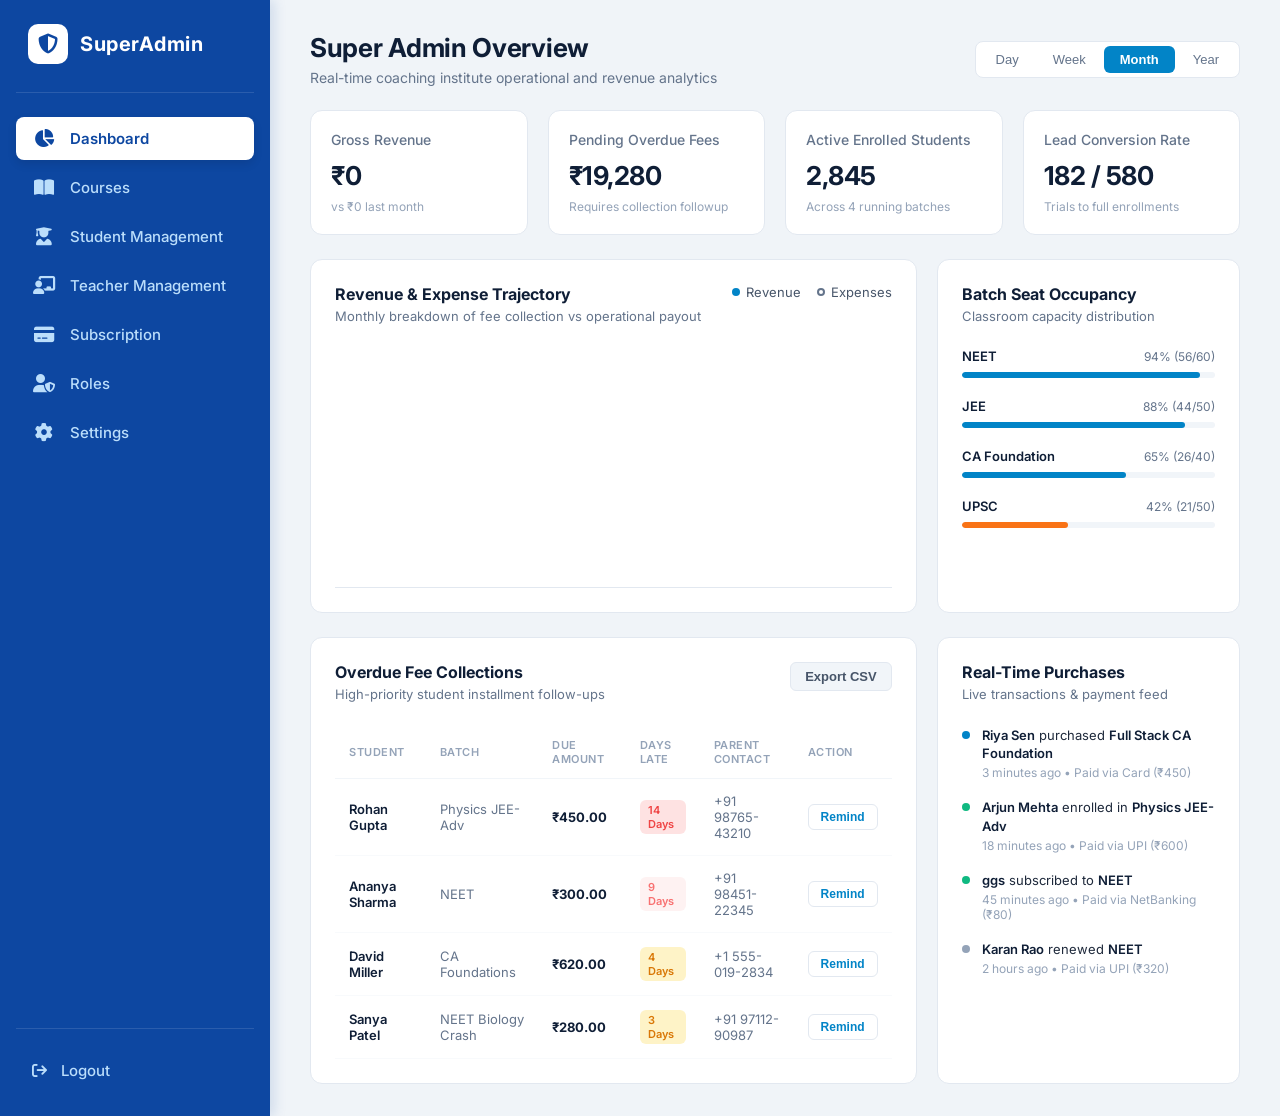
<file: super_admin.html>
<!DOCTYPE html>
<html lang="en">
<head>
  <meta charset="UTF-8">
  <meta name="viewport" content="width=device-width, initial-scale=1.0">
  <title>Super Admin Dashboard</title>
  <link rel="stylesheet" href="dashboard.css">
  <link rel="stylesheet" href="https://cdnjs.cloudflare.com/ajax/libs/font-awesome/6.4.0/css/all.min.css">
</head>
<body>

  <aside class="sidebar">
    <div class="sidebar-header">
      <div class="logo-icon">
        <i class="fa-solid fa-shield-halved"></i>
      </div>
      <h2>SuperAdmin</h2>
    </div>

    <ul class="nav-links">
      <li class="nav-item active">
        <a href="#">
          <i class="fa-solid fa-chart-pie"></i>
          <span>Dashboard</span>
        </a>
      </li>
      <li class="nav-item">
        <a href="#">
          <i class="fa-solid fa-book-open"></i>
          <span>Courses</span>
        </a>
      </li>
      <li class="nav-item">
        <a href="#">
          <i class="fa-solid fa-user-graduate"></i>
          <span>Student Management</span>
        </a>
      </li>
      <li class="nav-item">
        <a href="#">
          <i class="fa-solid fa-chalkboard-user"></i>
          <span>Teacher Management</span>
        </a>
      </li>
      <li class="nav-item">
        <a href="#">
          <i class="fa-solid fa-credit-card"></i>
          <span>Subscription</span>
        </a>
      </li>
      <li class="nav-item">
        <a href="#">
          <i class="fa-solid fa-user-shield"></i>
          <span>Roles</span>
        </a>
      </li>
      <li class="nav-item">
        <a href="#">
          <i class="fa-solid fa-gear"></i>
          <span>Settings</span>
        </a>
      </li>
    </ul>

    <div class="sidebar-footer">
      <a href="admin_login.html" class="logout-btn">
        <i class="fa-solid fa-arrow-right-from-bracket"></i>
        <span>Logout</span>
      </a>
    </div>
  </aside>
  <main class="main-content">
    <div class="content-header">
      <div class="header-text">
        <h2>Super Admin Overview</h2>
        <p>Real-time coaching institute operational and revenue analytics</p>
      </div>
      <div class="date-filter">
        <button class="filter-btn">Day</button>
        <button class="filter-btn">Week</button>
        <button class="filter-btn active">Month</button>
        <button class="filter-btn">Year</button>
      </div>
    </div>
    <div class="stats-grid">
      <div class="stat-card">
        <div class="stat-header">
          <span class="stat-title">Gross Revenue</span>
        </div>
        <div class="stat-value">₹0</div>
        <div class="stat-subtitle">vs ₹0 last month</div>
      </div>
    
      <div class="stat-card">
        <div class="stat-header">
          <span class="stat-title">Pending Overdue Fees</span>
        </div>
        <div class="stat-value">₹19,280</div>
        <div class="stat-subtitle">Requires collection followup</div>
      </div>
    
      <div class="stat-card">
        <div class="stat-header">
          <span class="stat-title">Active Enrolled Students</span>
        </div>
        <div class="stat-value">2,845</div>
        <div class="stat-subtitle">Across 4 running batches</div>
      </div>
    
      <div class="stat-card">
        <div class="stat-header">
          <span class="stat-title">Lead Conversion Rate</span>
        </div>
        <div class="stat-value">182 / 580</div>
        <div class="stat-subtitle">Trials to full enrollments</div>
      </div>
    </div>
    
    <div class="analytics-grid">
      <div class="panel chart-panel">
        <div class="panel-header">
          <div>
            <h3 class="panel-title">Revenue & Expense Trajectory</h3>
            <p class="panel-subtitle">Monthly breakdown of fee collection vs operational payout</p>
          </div>
          <div class="chart-legend">
            <span class="legend-item"><span class="dot revenue"></span> Revenue</span>
            <span class="legend-item"><span class="dot expenses"></span> Expenses</span>
          </div>
        </div>
        <div class="chart-area">
          <div class="chart-axis-line"></div>
        </div>
      </div>
    
      <div class="panel occupancy-panel">
        <div class="panel-header">
          <div>
            <h3 class="panel-title">Batch Seat Occupancy</h3>
            <p class="panel-subtitle">Classroom capacity distribution</p>
          </div>
        </div>
    
        <div class="occupancy-list">
          <div class="occupancy-item">
            <div class="occupancy-labels">
              <span class="course-name">NEET</span>
              <span class="course-stats">94% (56/60)</span>
            </div>
            <div class="progress-bar">
              <div class="progress-fill fill-blue" style="width: 94%;"></div>
            </div>
          </div>
    
          <div class="occupancy-item">
            <div class="occupancy-labels">
              <span class="course-name">JEE</span>
              <span class="course-stats">88% (44/50)</span>
            </div>
            <div class="progress-bar">
              <div class="progress-fill fill-blue" style="width: 88%;"></div>
            </div>
          </div>
    
          <div class="occupancy-item">
            <div class="occupancy-labels">
              <span class="course-name">CA Foundation</span>
              <span class="course-stats">65% (26/40)</span>
            </div>
            <div class="progress-bar">
              <div class="progress-fill fill-blue" style="width: 65%;"></div>
            </div>
          </div>
    
          <div class="occupancy-item">
            <div class="occupancy-labels">
              <span class="course-name">UPSC</span>
              <span class="course-stats">42% (21/50)</span>
            </div>
            <div class="progress-bar">
              <div class="progress-fill fill-orange" style="width: 42%;"></div>
            </div>
          </div>
        </div>
      </div>
    </div>
    <div class="bottom-grid">
      <div class="panel collections-panel">
        <div class="panel-header">
          <div>
            <h3 class="panel-title">Overdue Fee Collections</h3>
            <p class="panel-subtitle">High-priority student installment follow-ups</p>
          </div>
          <button class="btn-export">Export CSV</button>
        </div>
    
        <div class="table-wrapper">
          <table class="data-table">
            <thead>
              <tr>
                <th>STUDENT</th>
                <th>BATCH</th>
                <th>DUE AMOUNT</th>
                <th>DAYS LATE</th>
                <th>PARENT CONTACT</th>
                <th>ACTION</th>
              </tr>
            </thead>
            <tbody>
              <tr>
                <td class="cell-primary">Rohan Gupta</td>
                <td class="cell-muted">Physics JEE-Adv</td>
                <td class="cell-amount">₹450.00</td>
                <td><span class="late-badge badge-high">14 Days</span></td>
                <td class="cell-muted">+91 98765-43210</td>
                <td><button class="btn-remind">Remind</button></td>
              </tr>
              <tr>
                <td class="cell-primary">Ananya Sharma</td>
                <td class="cell-muted">NEET</td>
                <td class="cell-amount">₹300.00</td>
                <td><span class="late-badge badge-medium">9 Days</span></td>
                <td class="cell-muted">+91 98451-22345</td>
                <td><button class="btn-remind">Remind</button></td>
              </tr>
              <tr>
                <td class="cell-primary">David Miller</td>
                <td class="cell-muted">CA Foundations</td>
                <td class="cell-amount">₹620.00</td>
                <td><span class="late-badge badge-low">4 Days</span></td>
                <td class="cell-muted">+1 555-019-2834</td>
                <td><button class="btn-remind">Remind</button></td>
              </tr>
              <tr>
                <td class="cell-primary">Sanya Patel</td>
                <td class="cell-muted">NEET Biology Crash</td>
                <td class="cell-amount">₹280.00</td>
                <td><span class="late-badge badge-low">3 Days</span></td>
                <td class="cell-muted">+91 97112-90987</td>
                <td><button class="btn-remind">Remind</button></td>
              </tr>
            </tbody>
          </table>
        </div>
      </div>
    
      <div class="panel purchases-panel">
        <div class="panel-header">
          <div>
            <h3 class="panel-title">Real-Time Purchases</h3>
            <p class="panel-subtitle">Live transactions & payment feed</p>
          </div>
        </div>
    
        <div class="timeline">
          <div class="timeline-item">
            <span class="timeline-dot dot-cyan"></span>
            <div class="timeline-content">
              <p class="timeline-text"><strong>Riya Sen</strong> purchased <strong>Full Stack CA Foundation</strong></p>
              <span class="timeline-meta">3 minutes ago • Paid via Card (₹450)</span>
            </div>
          </div>
    
          <div class="timeline-item">
            <span class="timeline-dot dot-emerald"></span>
            <div class="timeline-content">
              <p class="timeline-text"><strong>Arjun Mehta</strong> enrolled in <strong>Physics JEE-Adv</strong></p>
              <span class="timeline-meta">18 minutes ago • Paid via UPI (₹600)</span>
            </div>
          </div>
    
          <div class="timeline-item">
            <span class="timeline-dot dot-emerald"></span>
            <div class="timeline-content">
              <p class="timeline-text"><strong>ggs</strong> subscribed to <strong>NEET</strong></p>
              <span class="timeline-meta">45 minutes ago • Paid via NetBanking (₹80)</span>
            </div>
          </div>
    
          <div class="timeline-item">
            <span class="timeline-dot dot-slate"></span>
            <div class="timeline-content">
              <p class="timeline-text"><strong>Karan Rao</strong> renewed <strong>NEET</strong></p>
              <span class="timeline-meta">2 hours ago • Paid via UPI (₹320)</span>
            </div>
          </div>
        </div>
      </div>
    </div>
  </main>
</body>
</html>
</file>
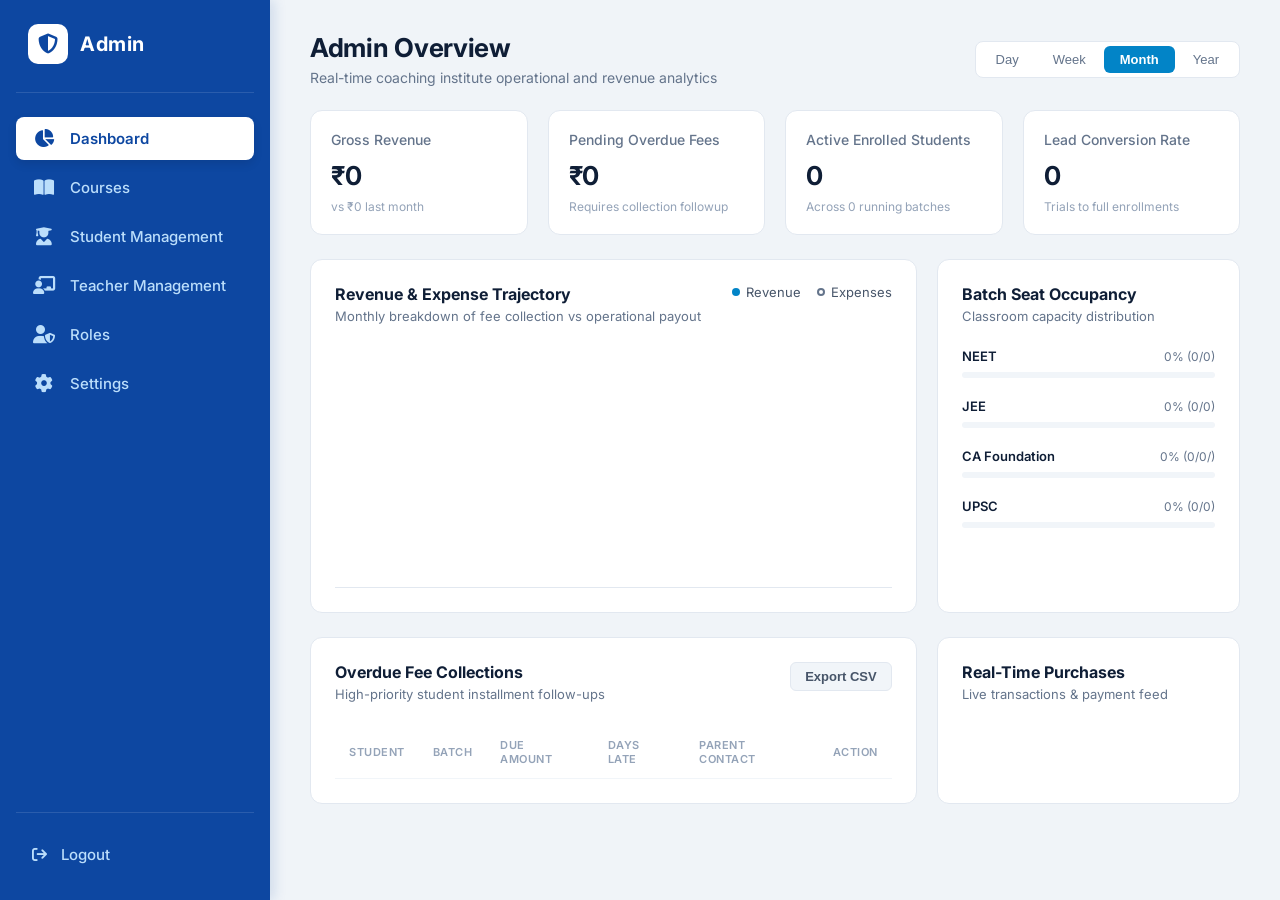
<file: public/admin.html>
<!DOCTYPE html>
<html lang="en">
<head>
  <meta charset="UTF-8">
  <meta name="viewport" content="width=device-width, initial-scale=1.0">
  <title>Super Admin Dashboard</title>
  <link rel="stylesheet" href="/public/css/dashboard.css ">
  <link rel="stylesheet" href="https://cdnjs.cloudflare.com/ajax/libs/font-awesome/6.4.0/css/all.min.css">
</head>
<body>

  <aside class="sidebar">
    <div class="sidebar-header">
      <div class="logo-icon">
        <i class="fa-solid fa-shield-halved"></i>
      </div>
      <h2>Admin</h2>
    </div>

    <ul class="nav-links">
      <li class="nav-item active">
        <a href="#">
          <i class="fa-solid fa-chart-pie"></i>
          <span>Dashboard</span>
        </a>
      </li>
      <li class="nav-item">
        <a href="#">
          <i class="fa-solid fa-book-open"></i>
          <span>Courses</span>
        </a>
      </li>
      <li class="nav-item">
        <a href="#">
          <i class="fa-solid fa-user-graduate"></i>
          <span>Student Management</span>
        </a>
      </li>
      <li class="nav-item">
        <a href="#">
          <i class="fa-solid fa-chalkboard-user"></i>
          <span>Teacher Management</span>
        </a>
      </li>
      <li class="nav-item">
        <a href="#">
          <i class="fa-solid fa-user-shield"></i>
          <span>Roles</span>
        </a>
      </li>
      <li class="nav-item">
        <a href="#">
          <i class="fa-solid fa-gear"></i>
          <span>Settings</span>
        </a>
      </li>
    </ul>

    <div class="sidebar-footer">
      <a href="admin_login.html" class="logout-btn">
        <i class="fa-solid fa-arrow-right-from-bracket"></i>
        <span>Logout</span>
      </a>
    </div>
  </aside>
  <main class="main-content">
    <div class="content-header">
      <div class="header-text">
        <h2>Admin Overview</h2>
        <p>Real-time coaching institute operational and revenue analytics</p>
      </div>
      <div class="date-filter">
        <button class="filter-btn">Day</button>
        <button class="filter-btn">Week</button>
        <button class="filter-btn active">Month</button>
        <button class="filter-btn">Year</button>
      </div>
    </div>
    <div class="stats-grid">
      <div class="stat-card">
        <div class="stat-header">
          <span class="stat-title">Gross Revenue</span>
        </div>
        <div class="stat-value">₹0</div>
        <div class="stat-subtitle">vs ₹0 last month</div>
      </div>
    
      <div class="stat-card">
        <div class="stat-header">
          <span class="stat-title">Pending Overdue Fees</span>
        </div>
        <div class="stat-value">₹0</div>
        <div class="stat-subtitle">Requires collection followup</div>
      </div>
    
      <div class="stat-card">
        <div class="stat-header">
          <span class="stat-title">Active Enrolled Students</span>
        </div>
        <div class="stat-value">0</div>
        <div class="stat-subtitle">Across 0 running batches</div>
      </div>
    
      <div class="stat-card">
        <div class="stat-header">
          <span class="stat-title">Lead Conversion Rate</span>
        </div>
        <div class="stat-value">0</div>
        <div class="stat-subtitle">Trials to full enrollments</div>
      </div>
    </div>
    
    <div class="analytics-grid">
      <div class="panel chart-panel">
        <div class="panel-header">
          <div>
            <h3 class="panel-title">Revenue & Expense Trajectory</h3>
            <p class="panel-subtitle">Monthly breakdown of fee collection vs operational payout</p>
          </div>
          <div class="chart-legend">
            <span class="legend-item"><span class="dot revenue"></span> Revenue</span>
            <span class="legend-item"><span class="dot expenses"></span> Expenses</span>
          </div>
        </div>
        <div class="chart-area">
          <div class="chart-axis-line"></div>
        </div>
      </div>
    
      <div class="panel occupancy-panel">
        <div class="panel-header">
          <div>
            <h3 class="panel-title">Batch Seat Occupancy</h3>
            <p class="panel-subtitle">Classroom capacity distribution</p>
          </div>
        </div>
    
        <div class="occupancy-list">
          <div class="occupancy-item">
            <div class="occupancy-labels">
              <span class="course-name">NEET</span>
              <span class="course-stats">0% (0/0)</span>
            </div>
            <div class="progress-bar">
              <div class="progress-fill fill-blue" style="width: 0%;"></div>
            </div>
          </div>
    
          <div class="occupancy-item">
            <div class="occupancy-labels">
              <span class="course-name">JEE</span>
              <span class="course-stats">0% (0/0)</span>
            </div>
            <div class="progress-bar">
              <div class="progress-fill fill-blue" style="width: 0%;"></div>
            </div>
          </div>
    
          <div class="occupancy-item">
            <div class="occupancy-labels">
              <span class="course-name">CA Foundation</span>
              <span class="course-stats">0% (0/0/)</span>
            </div>
            <div class="progress-bar">
              <div class="progress-fill fill-blue" style="width: 0%;"></div>
            </div>
          </div>
    
          <div class="occupancy-item">
            <div class="occupancy-labels">
              <span class="course-name">UPSC</span>
              <span class="course-stats">0% (0/0)</span>
            </div>
            <div class="progress-bar">
              <div class="progress-fill fill-blue" style="width: 0%;"></div>
            </div>
          </div>
        </div>
      </div>
    </div>
    <div class="bottom-grid">
      <div class="panel collections-panel">
        <div class="panel-header">
          <div>
            <h3 class="panel-title">Overdue Fee Collections</h3>
            <p class="panel-subtitle">High-priority student installment follow-ups</p>
          </div>
          <button class="btn-export">Export CSV</button>
        </div>
    
        <div class="table-wrapper">
          <table class="data-table">
            <thead>
              <tr>
                <th>STUDENT</th>
                <th>BATCH</th>
                <th>DUE AMOUNT</th>
                <th>DAYS LATE</th>
                <th>PARENT CONTACT</th>
                <th>ACTION</th>
              </tr>
            </thead>
            <tbody>
              <!-- <tr>
                <td class="cell-primary">Rohan Gupta</td>
                <td class="cell-muted">Physics JEE-Adv</td>
                <td class="cell-amount">₹450.00</td>
                <td><span class="late-badge badge-high">14 Days</span></td>
                <td class="cell-muted">+91 98765-43210</td>
                <td><button class="btn-remind">Remind</button></td>
              </tr>
              <tr>
                <td class="cell-primary">Ananya Sharma</td>
                <td class="cell-muted">NEET</td>
                <td class="cell-amount">₹300.00</td>
                <td><span class="late-badge badge-medium">9 Days</span></td>
                <td class="cell-muted">+91 98451-22345</td>
                <td><button class="btn-remind">Remind</button></td>
              </tr>
              <tr>
                <td class="cell-primary">David Miller</td>
                <td class="cell-muted">CA Foundations</td>
                <td class="cell-amount">₹620.00</td>
                <td><span class="late-badge badge-low">4 Days</span></td>
                <td class="cell-muted">+1 555-019-2834</td>
                <td><button class="btn-remind">Remind</button></td>
              </tr>
              <tr>
                <td class="cell-primary">Sanya Patel</td>
                <td class="cell-muted">NEET Biology Crash</td>
                <td class="cell-amount">₹280.00</td>
                <td><span class="late-badge badge-low">3 Days</span></td>
                <td class="cell-muted">+91 97112-90987</td>
                <td><button class="btn-remind">Remind</button></td>
              </tr> -->
            </tbody>
          </table>
        </div>
      </div>
    
      <div class="panel purchases-panel">
        <div class="panel-header">
          <div>
            <h3 class="panel-title">Real-Time Purchases</h3>
            <p class="panel-subtitle">Live transactions & payment feed</p>
          </div>
        </div>
    
        <div class="timeline">
          <div class="timeline-item">
            <!-- <span class="timeline-dot dot-cyan"></span>
            <div class="timeline-content"> -->
              <!-- <p class="timeline-text"><strong>Riya Sen</strong> purchased <strong>Full Stack CA Foundation</strong></p>
              <span class="timeline-meta">3 minutes ago • Paid via Card (₹450)</span>
            </div>
          </div>
    
          <div class="timeline-item">
            <span class="timeline-dot dot-emerald"></span>
            <div class="timeline-content">
              <p class="timeline-text"><strong>Arjun Mehta</strong> enrolled in <strong>Physics JEE-Adv</strong></p>
              <span class="timeline-meta">18 minutes ago • Paid via UPI (₹600)</span>
            </div>
          </div>
    
          <div class="timeline-item">
            <span class="timeline-dot dot-emerald"></span>
            <div class="timeline-content">
              <p class="timeline-text"><strong>ggs</strong> subscribed to <strong>NEET</strong></p>
              <span class="timeline-meta">45 minutes ago • Paid via NetBanking (₹80)</span>
            </div>
          </div>
    
          <div class="timeline-item">
            <span class="timeline-dot dot-slate"></span>
            <div class="timeline-content">
              <p class="timeline-text"><strong>Karan Rao</strong> renewed <strong>NEET</strong></p>
              <span class="timeline-meta">2 hours ago • Paid via UPI (₹320)</span>
            </div>
          </div>
        </div> -->
      </div>
    </div>
  </main>
</body>
</html>
</file>
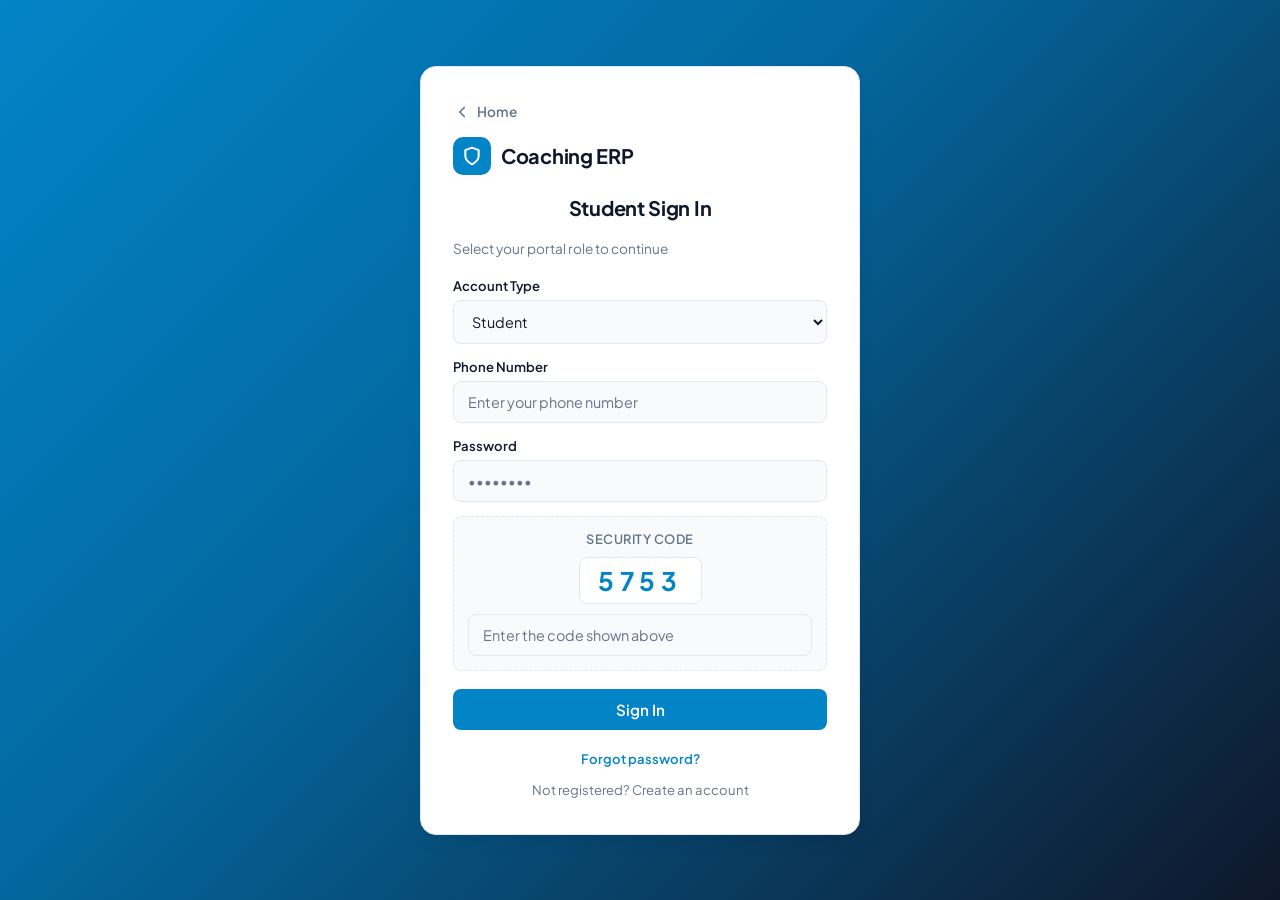
<file: public/login.html>
<!DOCTYPE html>
<html lang="en">
<head>
  <meta charset="UTF-8">
  <meta name="viewport" content="width=device-width, initial-scale=1.0">
  <title>Coaching Institute ERP - Login</title>
  <link rel="stylesheet" href="/public/css/style.css">
  <script>
    function generateCaptcha() {
      var captcha = Math.floor(1000 + Math.random() * 9000);
      document.getElementById("showCaptcha").innerText = captcha;
      document.getElementById("realCaptcha").value = captcha;
    }

    function checkCaptcha() {
      var role = document.getElementById("roleSelect").value;
      if (role === "admin") return true;

      var real = document.getElementById("realCaptcha").value;
      var user = document.getElementById("userCaptcha").value;

      if (real !== user) {
        alert("Wrong Captcha");
        generateCaptcha();
        document.getElementById("userCaptcha").value = "";
        return false;
      }
      return true;
    }

    function checkPasswordStrength() {
      var password = document.getElementById("password").value;

      var regex = /^(?=.*[a-z])(?=.*[A-Z])(?=.*\d)(?=.*[@$!%*?&#^~_-])[A-Za-d\d@$!%*?&#^~_-]{8,}$/;

      if (!regex.test(password)) {
        alert("Password must be at least 8 characters long and contain:\n- At least 1 uppercase letter\n- At least 1 lowercase letter\n- At least 1 number\n- At least 1 special character (@$!%*?&#^~_-)");
        return false;
      }
      return true;
    }

    function validateForm() {
      return checkPasswordStrength() && checkCaptcha();
    }

    function switchRole() {
      var role = document.getElementById("roleSelect").value;
      var heading = document.getElementById("login_heading");
      var usernameInput = document.getElementById("login_user");
      var inputLabel = document.getElementById("user_label");
      var form = document.getElementById("loginForm");
      var captchaBox = document.getElementById("captchaBox");
      var userCaptcha = document.getElementById("userCaptcha");
      var studentExtras = document.getElementById("studentExtras");

      if (role === "student") {
        heading.innerText = "Student Sign In";
        form.action = "student_login.php";
        inputLabel.innerText = "Phone Number";
        usernameInput.type = "tel";
        usernameInput.name = "phone";
        usernameInput.placeholder = "Enter your phone number";
        captchaBox.style.display = "flex";
        userCaptcha.required = true;
        studentExtras.style.display = "flex";
        generateCaptcha();
      } else if (role === "teacher") {
        heading.innerText = "Teacher Sign In";
        form.action = "#"; 
        inputLabel.innerText = "Teacher User ID";
        usernameInput.type = "text";
        usernameInput.name = "userid";
        usernameInput.placeholder = "Enter your User ID";
        captchaBox.style.display = "flex";
        userCaptcha.required = true;
        studentExtras.style.display = "none";
        generateCaptcha();
      } else if (role === "admin") {
        heading.innerText = "Admin Sign In";
        form.action = "super_admin.html"; 
        inputLabel.innerText = "Admin Username";
        usernameInput.type = "text";
        usernameInput.name = "userid";
        usernameInput.placeholder = "Enter your username";
        captchaBox.style.display = "none";
        userCaptcha.required = false;
        studentExtras.style.display = "none";
      }
    }
  </script>
</head>
<body onload="switchRole()">

  <div class="main">
    <div class="top-nav">
      <a href="index.html" class="back-link">
        <svg width="18" height="18" viewBox="0 0 24 24" fill="none" stroke="currentColor" stroke-width="2.2" stroke-linecap="round" stroke-linejoin="round">
          <polyline points="15 18 9 12 15 6"></polyline>
        </svg>
        <span>Home</span>
      </a>
    </div>

    <div class="brand-header">
      <div class="brand-icon">
        <svg width="20" height="20" viewBox="0 0 24 24" fill="none" stroke="currentColor" stroke-width="2.4" stroke-linecap="round" stroke-linejoin="round">
          <path d="M12 22s8-4 8-10V5l-8-3-8 3v7c0 6 8 10 8 10z"/>
        </svg>
      </div>
      <h2 id="main_heading">Coaching ERP</h2>
    </div>

    <div class="sub-header">
      <h3 id="login_heading">Sign In</h3>
      <p class="sub-desc">Select your portal role to continue</p>
    </div>

    <form id="loginForm" action="student_login.php" method="post" class="form" onsubmit="return validateForm();">
      <div class="field-group">
        <label class="field-label" for="roleSelect">Account Type</label>
        <select id="roleSelect" class="role-selector" onchange="switchRole()">
          <option value="student">Student</option>
          <option value="teacher">Teacher</option>
          <option value="admin">Admin</option>
        </select>
      </div>

      <div class="field-group">
        <label class="field-label" id="user_label" for="login_user">Phone Number</label>
        <input type="tel" name="phone" id="login_user" placeholder="Enter your phone number" required autocomplete="username">
      </div>

      <div class="field-group">
        <label class="field-label" for="password">Password</label>
        <input 
          type="password" 
          name="password" 
          id="password" 
          placeholder="••••••••" 
          required 
          autocomplete="current-password"
        >
      </div>

      <div class="captcha-box" id="captchaBox">
        <span class="captcha-title">Security Code</span>
        <h1 id="showCaptcha">----</h1>
        <input type="text" name="userCaptcha" id="userCaptcha" placeholder="Enter the code shown above">
        <input type="hidden" name="realCaptcha" id="realCaptcha">
      </div>

      <button type="submit" id="login">Sign In</button>

      <div id="studentExtras">
        <button type="button" id="forgot_pass">Forgot password?</button>
        <a id="register_btn_login" href="/students/html/student_register.html">Not registered? Create an account</a>
      </div>
    </form>
  </div>

</body>
</html>
</file>
<file: dashboard.css>
@import url('https://fonts.googleapis.com/css2?family=Inter:wght@400;500;600;700&display=swap');

* {
    margin: 0;
    padding: 0;
    box-sizing: border-box;
  }
  
  body {
    background-color: #f0f4f8;
    display: flex;
    min-height: 100vh;
    font-family: 'Inter', sans-serif;
  }
  
  .sidebar {
    width: 270px;
    background-color: #0d47a1;
    color: #ffffff;
    display: flex;
    flex-direction: column;
    padding: 24px 16px;
    box-shadow: 4px 0 12px rgba(13, 71, 161, 0.15);
  }
  
  .sidebar-header {
    display: flex;
    align-items: center;
    gap: 12px;
    padding: 0 12px 28px;
    border-bottom: 1px solid rgba(255, 255, 255, 0.12);
  }
  
  .logo-icon {
    width: 40px;
    height: 40px;
    background-color: #ffffff;
    color: #0d47a1;
    border-radius: 10px;
    display: flex;
    align-items: center;
    justify-content: center;
    font-size: 20px;
  }
  
  .sidebar-header h2 {
    font-size: 20px;
    font-weight: 700;
    letter-spacing: 0.5px;
  }
  
  .nav-links {
    list-style: none;
    display: flex;
    flex-direction: column;
    gap: 6px;
    margin-top: 24px;
    flex-grow: 1;
  }
  
  .nav-item a {
    display: flex;
    align-items: center;
    gap: 14px;
    padding: 12px 16px;
    color: #bbdefb;
    text-decoration: none;
    font-size: 15px;
    font-weight: 500;
    border-radius: 8px;
    transition: all 0.2s ease-in-out;
  }
  
  .nav-item a i {
    font-size: 18px;
    width: 24px;
    text-align: center;
  }
  
  .nav-item:hover a {
    background-color: rgba(255, 255, 255, 0.1);
    color: #ffffff;
  }
  
  .nav-item.active a {
    background-color: #ffffff;
    color: #0d47a1;
    font-weight: 600;
    box-shadow: 0 4px 10px rgba(0, 0, 0, 0.1);
  }
  
  .sidebar-footer {
    padding-top: 20px;
    border-top: 1px solid rgba(255, 255, 255, 0.12);
  }
  
  .logout-btn {
    display: flex;
    align-items: center;
    gap: 14px;
    padding: 12px 16px;
    color: #bbdefb;
    text-decoration: none;
    font-size: 15px;
    font-weight: 500;
    border-radius: 8px;
    transition: all 0.2s ease;
  }
  
  .logout-btn:hover {
    background-color: rgba(255, 255, 255, 0.1);
    color: #ffffff;
  }

  .main-content {
    flex: 1;
    padding: 32px 40px;
  }
  
  .content-header {
    display: flex;
    justify-content: space-between;
    align-items: center;
    margin-bottom: 24px;
  }
  
  .header-text h2 {
    font-size: 26px;
    font-weight: 700;
    color: #0f1e36;
    letter-spacing: -0.3px;
    margin-bottom: 6px;
  }
  
  .header-text p {
    font-size: 14px;
    color: #64748b;
    font-weight: 400;
  }
  
  .date-filter {
    display: inline-flex;
    background-color: #ffffff;
    border: 1px solid #e2e8f0;
    border-radius: 8px;
    padding: 4px;
    gap: 2px;
  }
  
  .filter-btn {
    border: none;
    background: transparent;
    padding: 6px 16px;
    font-size: 13px;
    font-weight: 500;
    color: #64748b;
    border-radius: 6px;
    cursor: pointer;
    transition: all 0.2s ease;
  }
  
  .filter-btn:hover {
    color: #0f1e36;
  }
  
  .filter-btn.active {
    background-color: #0284c7;
    color: #ffffff;
    font-weight: 600;
  }
  .stats-grid {
    display: grid;
    grid-template-columns: repeat(4, 1fr);
    gap: 20px;
    margin-bottom: 24px;
  }
  
  .stat-card {
    background-color: #ffffff;
    border: 1px solid #e2e8f0;
    border-radius: 12px;
    padding: 20px;
    display: flex;
    flex-direction: column;
  }
  
  .stat-header {
    display: flex;
    justify-content: space-between;
    align-items: center;
    margin-bottom: 12px;
  }
  
  .stat-title {
    font-size: 14px;
    color: #64748b;
    font-weight: 500;
  }
  
  .badge {
    font-size: 11px;
    font-weight: 600;
    padding: 3px 8px;
    border-radius: 6px;
  }
  
  .stat-value {
    font-size: 26px;
    font-weight: 700;
    color: #0f1e36;
    margin-bottom: 8px;
    letter-spacing: -0.5px;
  }
  
  .stat-subtitle {
    font-size: 12px;
    color: #94a3b8;
  }
  
  .analytics-grid {
    display: grid;
    grid-template-columns: 2fr 1fr;
    gap: 20px;
  }
  
  .panel {
    background-color: #ffffff;
    border: 1px solid #e2e8f0;
    border-radius: 12px;
    padding: 24px;
  }
  
  .panel-header {
    display: flex;
    justify-content: space-between;
    align-items: flex-start;
    margin-bottom: 24px;
  }
  
  .panel-title {
    font-size: 16px;
    font-weight: 700;
    color: #0f1e36;
    margin-bottom: 4px;
  }
  
  .panel-subtitle {
    font-size: 13px;
    color: #64748b;
  }
  
  .chart-legend {
    display: flex;
    gap: 16px;
    font-size: 13px;
    color: #475569;
    align-items: center;
  }
  
  .legend-item {
    display: flex;
    align-items: center;
    gap: 6px;
  }
  
  .dot {
    width: 8px;
    height: 8px;
    border-radius: 50%;
    display: inline-block;
  }
  
  .dot.revenue {
    background-color: #0284c7;
  }
  
  .dot.expenses {
    border: 2px solid #64748b;
  }
  
  .chart-area {
    height: 240px;
    display: flex;
    flex-direction: column;
    justify-content: flex-end;
  }
  
  .chart-axis-line {
    width: 100%;
    height: 1px;
    background-color: #e2e8f0;
  }
  
  .occupancy-list {
    display: flex;
    flex-direction: column;
    gap: 20px;
  }
  
  .occupancy-labels {
    display: flex;
    justify-content: space-between;
    align-items: center;
    font-size: 13px;
    margin-bottom: 8px;
  }
  
  .course-name {
    font-weight: 600;
    color: #0f1e36;
  }
  
  .course-stats {
    color: #64748b;
    font-size: 12px;
  }
  
  .progress-bar {
    width: 100%;
    height: 6px;
    background-color: #f1f5f9;
    border-radius: 9999px;
    overflow: hidden;
  }
  
  .progress-fill {
    height: 100%;
    border-radius: 9999px;
  }
  
  .fill-blue {
    background-color: #0284c7;
  }
  
  .fill-orange {
    background-color: #f97316;
  }
  .bottom-grid {
    display: grid;
    grid-template-columns: 2fr 1fr;
    gap: 20px;
    margin-top: 24px;
  }
  
  .btn-export {
    background-color: #f1f5f9;
    border: 1px solid #e2e8f0;
    color: #475569;
    font-size: 13px;
    font-weight: 600;
    padding: 6px 14px;
    border-radius: 6px;
    cursor: pointer;
    transition: all 0.2s ease;
  }
  
  .btn-export:hover {
    background-color: #e2e8f0;
    color: #0f1e36;
  }
  
  .table-wrapper {
    overflow-x: auto;
  }
  
  .data-table {
    width: 100%;
    border-collapse: collapse;
    text-align: left;
  }
  
  .data-table th {
    font-size: 11px;
    font-weight: 600;
    color: #94a3b8;
    letter-spacing: 0.5px;
    padding: 12px 14px;
    border-bottom: 1px solid #f1f5f9;
  }
  
  .data-table td {
    padding: 14px;
    font-size: 13px;
    border-bottom: 1px solid #f8fafc;
    vertical-align: middle;
  }
  
  .cell-primary {
    font-weight: 600;
    color: #0f1e36;
  }
  
  .cell-muted {
    color: #64748b;
  }
  
  .cell-amount {
    font-weight: 700;
    color: #0f1e36;
  }
  
  .late-badge {
    display: inline-block;
    font-size: 11px;
    font-weight: 600;
    padding: 3px 8px;
    border-radius: 6px;
  }
  
  .badge-high {
    background-color: #fee2e2;
    color: #ef4444;
  }
  
  .badge-medium {
    background-color: #fef2f2;
    color: #f87171;
  }
  
  .badge-low {
    background-color: #fef3c7;
    color: #d97706;
  }
  
  .btn-remind {
    background-color: #ffffff;
    border: 1px solid #e2e8f0;
    color: #0284c7;
    font-size: 12px;
    font-weight: 600;
    padding: 5px 12px;
    border-radius: 6px;
    cursor: pointer;
    transition: all 0.2s ease;
  }
  
  .btn-remind:hover {
    background-color: #f0f9ff;
    border-color: #bae6fd;
  }
  
  .timeline {
    display: flex;
    flex-direction: column;
    gap: 18px;
  }
  
  .timeline-item {
    display: flex;
    align-items: flex-start;
    gap: 12px;
  }
  
  .timeline-dot {
    width: 8px;
    height: 8px;
    border-radius: 50%;
    margin-top: 5px;
    flex-shrink: 0;
  }
  
  .dot-cyan {
    background-color: #0284c7;
  }
  
  .dot-emerald {
    background-color: #10b981;
  }
  
  .dot-slate {
    background-color: #94a3b8;
  }
  
  .timeline-content {
    display: flex;
    flex-direction: column;
    gap: 3px;
  }
  
  .timeline-text {
    font-size: 13px;
    color: #1e293b;
    line-height: 1.4;
  }
  
  .timeline-text strong {
    color: #0f1e36;
    font-weight: 600;
  }
  
  .timeline-meta {
    font-size: 12px;
    color: #94a3b8;
  }

  @media (max-width: 768px) {
    body {
      flex-direction: column;
    }
  
    .sidebar {
      width: 100%;
      padding: 16px;
      box-shadow: 0 4px 12px rgba(13, 71, 161, 0.15);
    }
  
    .sidebar-header {
      padding-bottom: 12px;
    }
  
    .nav-links {
      flex-direction: row;
      overflow-x: auto;
      gap: 8px;
      margin-top: 14px;
      padding-bottom: 6px;
      -webkit-overflow-scrolling: touch;
    }
  
    .nav-item {
      flex-shrink: 0;
    }
  
    .nav-item a {
      padding: 8px 12px;
      font-size: 13px;
      white-space: nowrap;
    }
  
    .sidebar-footer {
      display: none;
    }
  
    .main-content {
      padding: 20px 14px;
      width: 100%;
    }
  
    .content-header {
      flex-direction: column;
      align-items: flex-start;
      gap: 14px;
    }
  
    .date-filter {
      width: 100%;
      display: flex;
      justify-content: space-between;
    }
  
    .filter-btn {
      flex: 1;
      padding: 6px 0;
      text-align: center;
    }
  
    .stats-grid {
      grid-template-columns: 1fr;
      gap: 14px;
    }
  
    .analytics-grid,
    .bottom-grid {
      grid-template-columns: 1fr;
      gap: 16px;
    }
  
    .panel {
      padding: 16px;
    }
  
    .panel-header {
      flex-direction: column;
      gap: 10px;
      align-items: flex-start;
    }
  
    .table-wrapper {
      overflow-x: auto;
      -webkit-overflow-scrolling: touch;
    }
  
    .data-table {
      min-width: 580px;
    }
  }
</file>
<file: public/css/dashboard.css>
@import url('https://fonts.googleapis.com/css2?family=Inter:wght@400;500;600;700&display=swap');

* {
    margin: 0;
    padding: 0;
    box-sizing: border-box;
  }
  
  body {
    background-color: #f0f4f8;
    display: flex;
    min-height: 100vh;
    font-family: 'Inter', sans-serif;
  }
  
  .sidebar {
    width: 270px;
    background-color: #0d47a1;
    color: #ffffff;
    display: flex;
    flex-direction: column;
    padding: 24px 16px;
    box-shadow: 4px 0 12px rgba(13, 71, 161, 0.15);
  }
  
  .sidebar-header {
    display: flex;
    align-items: center;
    gap: 12px;
    padding: 0 12px 28px;
    border-bottom: 1px solid rgba(255, 255, 255, 0.12);
  }
  
  .logo-icon {
    width: 40px;
    height: 40px;
    background-color: #ffffff;
    color: #0d47a1;
    border-radius: 10px;
    display: flex;
    align-items: center;
    justify-content: center;
    font-size: 20px;
  }
  
  .sidebar-header h2 {
    font-size: 20px;
    font-weight: 700;
    letter-spacing: 0.5px;
  }
  
  .nav-links {
    list-style: none;
    display: flex;
    flex-direction: column;
    gap: 6px;
    margin-top: 24px;
    flex-grow: 1;
  }
  
  .nav-item a {
    display: flex;
    align-items: center;
    gap: 14px;
    padding: 12px 16px;
    color: #bbdefb;
    text-decoration: none;
    font-size: 15px;
    font-weight: 500;
    border-radius: 8px;
    transition: all 0.2s ease-in-out;
  }
  
  .nav-item a i {
    font-size: 18px;
    width: 24px;
    text-align: center;
  }
  
  .nav-item:hover a {
    background-color: rgba(255, 255, 255, 0.1);
    color: #ffffff;
  }
  
  .nav-item.active a {
    background-color: #ffffff;
    color: #0d47a1;
    font-weight: 600;
    box-shadow: 0 4px 10px rgba(0, 0, 0, 0.1);
  }
  
  .sidebar-footer {
    padding-top: 20px;
    border-top: 1px solid rgba(255, 255, 255, 0.12);
  }
  
  .logout-btn {
    display: flex;
    align-items: center;
    gap: 14px;
    padding: 12px 16px;
    color: #bbdefb;
    text-decoration: none;
    font-size: 15px;
    font-weight: 500;
    border-radius: 8px;
    transition: all 0.2s ease;
  }
  
  .logout-btn:hover {
    background-color: rgba(255, 255, 255, 0.1);
    color: #ffffff;
  }

  .main-content {
    flex: 1;
    padding: 32px 40px;
  }
  
  .content-header {
    display: flex;
    justify-content: space-between;
    align-items: center;
    margin-bottom: 24px;
  }
  
  .header-text h2 {
    font-size: 26px;
    font-weight: 700;
    color: #0f1e36;
    letter-spacing: -0.3px;
    margin-bottom: 6px;
  }
  
  .header-text p {
    font-size: 14px;
    color: #64748b;
    font-weight: 400;
  }
  
  .date-filter {
    display: inline-flex;
    background-color: #ffffff;
    border: 1px solid #e2e8f0;
    border-radius: 8px;
    padding: 4px;
    gap: 2px;
  }
  
  .filter-btn {
    border: none;
    background: transparent;
    padding: 6px 16px;
    font-size: 13px;
    font-weight: 500;
    color: #64748b;
    border-radius: 6px;
    cursor: pointer;
    transition: all 0.2s ease;
  }
  
  .filter-btn:hover {
    color: #0f1e36;
  }
  
  .filter-btn.active {
    background-color: #0284c7;
    color: #ffffff;
    font-weight: 600;
  }
  .stats-grid {
    display: grid;
    grid-template-columns: repeat(4, 1fr);
    gap: 20px;
    margin-bottom: 24px;
  }
  
  .stat-card {
    background-color: #ffffff;
    border: 1px solid #e2e8f0;
    border-radius: 12px;
    padding: 20px;
    display: flex;
    flex-direction: column;
  }
  
  .stat-header {
    display: flex;
    justify-content: space-between;
    align-items: center;
    margin-bottom: 12px;
  }
  
  .stat-title {
    font-size: 14px;
    color: #64748b;
    font-weight: 500;
  }
  
  .badge {
    font-size: 11px;
    font-weight: 600;
    padding: 3px 8px;
    border-radius: 6px;
  }
  
  .stat-value {
    font-size: 26px;
    font-weight: 700;
    color: #0f1e36;
    margin-bottom: 8px;
    letter-spacing: -0.5px;
  }
  
  .stat-subtitle {
    font-size: 12px;
    color: #94a3b8;
  }
  
  .analytics-grid {
    display: grid;
    grid-template-columns: 2fr 1fr;
    gap: 20px;
  }
  
  .panel {
    background-color: #ffffff;
    border: 1px solid #e2e8f0;
    border-radius: 12px;
    padding: 24px;
  }
  
  .panel-header {
    display: flex;
    justify-content: space-between;
    align-items: flex-start;
    margin-bottom: 24px;
  }
  
  .panel-title {
    font-size: 16px;
    font-weight: 700;
    color: #0f1e36;
    margin-bottom: 4px;
  }
  
  .panel-subtitle {
    font-size: 13px;
    color: #64748b;
  }
  
  .chart-legend {
    display: flex;
    gap: 16px;
    font-size: 13px;
    color: #475569;
    align-items: center;
  }
  
  .legend-item {
    display: flex;
    align-items: center;
    gap: 6px;
  }
  
  .dot {
    width: 8px;
    height: 8px;
    border-radius: 50%;
    display: inline-block;
  }
  
  .dot.revenue {
    background-color: #0284c7;
  }
  
  .dot.expenses {
    border: 2px solid #64748b;
  }
  
  .chart-area {
    height: 240px;
    display: flex;
    flex-direction: column;
    justify-content: flex-end;
  }
  
  .chart-axis-line {
    width: 100%;
    height: 1px;
    background-color: #e2e8f0;
  }
  
  .occupancy-list {
    display: flex;
    flex-direction: column;
    gap: 20px;
  }
  
  .occupancy-labels {
    display: flex;
    justify-content: space-between;
    align-items: center;
    font-size: 13px;
    margin-bottom: 8px;
  }
  
  .course-name {
    font-weight: 600;
    color: #0f1e36;
  }
  
  .course-stats {
    color: #64748b;
    font-size: 12px;
  }
  
  .progress-bar {
    width: 100%;
    height: 6px;
    background-color: #f1f5f9;
    border-radius: 9999px;
    overflow: hidden;
  }
  
  .progress-fill {
    height: 100%;
    border-radius: 9999px;
  }
  
  .fill-blue {
    background-color: #0284c7;
  }
  
  .fill-orange {
    background-color: #f97316;
  }
  .bottom-grid {
    display: grid;
    grid-template-columns: 2fr 1fr;
    gap: 20px;
    margin-top: 24px;
  }
  
  .btn-export {
    background-color: #f1f5f9;
    border: 1px solid #e2e8f0;
    color: #475569;
    font-size: 13px;
    font-weight: 600;
    padding: 6px 14px;
    border-radius: 6px;
    cursor: pointer;
    transition: all 0.2s ease;
  }
  
  .btn-export:hover {
    background-color: #e2e8f0;
    color: #0f1e36;
  }
  
  .table-wrapper {
    overflow-x: auto;
  }
  
  .data-table {
    width: 100%;
    border-collapse: collapse;
    text-align: left;
  }
  
  .data-table th {
    font-size: 11px;
    font-weight: 600;
    color: #94a3b8;
    letter-spacing: 0.5px;
    padding: 12px 14px;
    border-bottom: 1px solid #f1f5f9;
  }
  
  .data-table td {
    padding: 14px;
    font-size: 13px;
    border-bottom: 1px solid #f8fafc;
    vertical-align: middle;
  }
  
  .cell-primary {
    font-weight: 600;
    color: #0f1e36;
  }
  
  .cell-muted {
    color: #64748b;
  }
  
  .cell-amount {
    font-weight: 700;
    color: #0f1e36;
  }
  
  .late-badge {
    display: inline-block;
    font-size: 11px;
    font-weight: 600;
    padding: 3px 8px;
    border-radius: 6px;
  }
  
  .badge-high {
    background-color: #fee2e2;
    color: #ef4444;
  }
  
  .badge-medium {
    background-color: #fef2f2;
    color: #f87171;
  }
  
  .badge-low {
    background-color: #fef3c7;
    color: #d97706;
  }
  
  .btn-remind {
    background-color: #ffffff;
    border: 1px solid #e2e8f0;
    color: #0284c7;
    font-size: 12px;
    font-weight: 600;
    padding: 5px 12px;
    border-radius: 6px;
    cursor: pointer;
    transition: all 0.2s ease;
  }
  
  .btn-remind:hover {
    background-color: #f0f9ff;
    border-color: #bae6fd;
  }
  
  .timeline {
    display: flex;
    flex-direction: column;
    gap: 18px;
  }
  
  .timeline-item {
    display: flex;
    align-items: flex-start;
    gap: 12px;
  }
  
  .timeline-dot {
    width: 8px;
    height: 8px;
    border-radius: 50%;
    margin-top: 5px;
    flex-shrink: 0;
  }
  
  .dot-cyan {
    background-color: #0284c7;
  }
  
  .dot-emerald {
    background-color: #10b981;
  }
  
  .dot-slate {
    background-color: #94a3b8;
  }
  
  .timeline-content {
    display: flex;
    flex-direction: column;
    gap: 3px;
  }
  
  .timeline-text {
    font-size: 13px;
    color: #1e293b;
    line-height: 1.4;
  }
  
  .timeline-text strong {
    color: #0f1e36;
    font-weight: 600;
  }
  
  .timeline-meta {
    font-size: 12px;
    color: #94a3b8;
  }

  @media (max-width: 768px) {
    body {
      flex-direction: column;
    }
  
    .sidebar {
      width: 100%;
      padding: 16px;
      box-shadow: 0 4px 12px rgba(13, 71, 161, 0.15);
    }
  
    .sidebar-header {
      padding-bottom: 12px;
    }
  
    .nav-links {
      flex-direction: row;
      overflow-x: auto;
      gap: 8px;
      margin-top: 14px;
      padding-bottom: 6px;
      -webkit-overflow-scrolling: touch;
    }
  
    .nav-item {
      flex-shrink: 0;
    }
  
    .nav-item a {
      padding: 8px 12px;
      font-size: 13px;
      white-space: nowrap;
    }
  
    .sidebar-footer {
      display: none;
    }
  
    .main-content {
      padding: 20px 14px;
      width: 100%;
    }
  
    .content-header {
      flex-direction: column;
      align-items: flex-start;
      gap: 14px;
    }
  
    .date-filter {
      width: 100%;
      display: flex;
      justify-content: space-between;
    }
  
    .filter-btn {
      flex: 1;
      padding: 6px 0;
      text-align: center;
    }
  
    .stats-grid {
      grid-template-columns: 1fr;
      gap: 14px;
    }
  
    .analytics-grid,
    .bottom-grid {
      grid-template-columns: 1fr;
      gap: 16px;
    }
  
    .panel {
      padding: 16px;
    }
  
    .panel-header {
      flex-direction: column;
      gap: 10px;
      align-items: flex-start;
    }
  
    .table-wrapper {
      overflow-x: auto;
      -webkit-overflow-scrolling: touch;
    }
  
    .data-table {
      min-width: 580px;
    }
  }
</file>
<file: public/css/style.css>
@import url('https://fonts.googleapis.com/css2?family=Plus+Jakarta+Sans:wght@400;500;600;700&display=swap');

* {
  margin: 0;
  padding: 0;
  box-sizing: border-box;
  font-family: 'Plus Jakarta Sans', system-ui, -apple-system, sans-serif;
}

body {
  background: linear-gradient(135deg, #0284c7 0%, #0369a1 40%, #0f172a 100%);
  min-height: 100vh;
  display: flex;
  align-items: center;
  justify-content: center;
  padding: 24px;
}

.main {
  background: #ffffff;
  width: 100%;
  max-width: 440px;
  border-radius: 16px;
  border: 1px solid #e2e8f0;
  box-shadow: 0 10px 25px -5px rgba(15, 23, 42, 0.05), 0 8px 10px -6px rgba(15, 23, 42, 0.03);
  padding: 36px 32px;
  display: flex;
  flex-direction: column;
}

.top-nav {
  display: flex;
  align-items: center;
  margin-bottom: 16px;
}

.back-link {
  display: inline-flex;
  align-items: center;
  gap: 6px;
  color: #64748b;
  text-decoration: none;
  font-size: 0.85rem;
  font-weight: 600;
  transition: color 0.2s ease, transform 0.2s ease;
}

.back-link:hover {
  color: #0284c7;
  transform: translateX(-2px);
}

.brand-header {
  display: flex;
  align-items: center;
  gap: 10px;
  margin-bottom: 20px;
}

.brand-icon {
  background: #0284c7;
  width: 38px;
  height: 38px;
  border-radius: 10px;
  display: flex;
  align-items: center;
  justify-content: center;
  color: #ffffff;
}

#main_heading {
  font-size: 1.25rem;
  font-weight: 700;
  color: #0f172a;
  letter-spacing: -0.3px;
}

.sub-header {
  margin-bottom: 20px;
}

#login_heading,
#register_heading {
  font-size: 1.25rem;
  font-weight: 700;
  color: #0f172a;
  letter-spacing: -0.3px;
  margin-bottom: 20px;
  text-align: center;
}

.sub-desc {
  font-size: 0.85rem;
  color: #64748b;
  margin-top: 3px;
}

.form {
  display: flex;
  flex-direction: column;
  width: 100%;
  gap: 14px;
}

.cred {
  display: flex;
  flex-direction: column;
  gap: 12px;
  width: 100%;
}

.select {
  display: flex;
  gap: 10px;
  width: 100%;
}

.select select {
  flex: 1;
}

.field-group {
  display: flex;
  flex-direction: column;
  gap: 6px;
}

.field-label {
  font-size: 0.82rem;
  font-weight: 600;
  color: #0f172a;
}

.role-selector,
select,
input[type="tel"],
input[type="text"],
input[type="email"],
input[type="password"],
input[type="date"] {
  width: 100%;
  padding: 11px 14px;
  background-color: #f8fafc;
  border: 1px solid #e2e8f0;
  border-radius: 8px;
  font-size: 0.9rem;
  color: #0f172a;
  outline: none;
  transition: border-color 0.2s ease, box-shadow 0.2s ease, background-color 0.2s ease;
}

select {
  cursor: pointer;
}

select:has(option[value=""]:checked) {
  color: #64748b;
}

input:focus,
select:focus,
.role-selector:focus {
  background-color: #ffffff;
  border-color: #0284c7;
  box-shadow: 0 0 0 3px rgba(2, 132, 199, 0.15);
}

input::placeholder {
  color: #64748b;
  font-weight: 400;
}

.captcha-box {
  background: #f8fafc;
  border: 1px dashed #e2e8f0;
  border-radius: 8px;
  padding: 14px;
  display: flex;
  flex-direction: column;
  align-items: center;
  gap: 10px;
}

.captcha-title {
  font-size: 0.8rem;
  font-weight: 600;
  color: #64748b;
  text-transform: uppercase;
  letter-spacing: 0.5px;
}

#showCaptcha {
  font-size: 1.6rem;
  font-weight: 700;
  letter-spacing: 6px;
  color: #0284c7;
  user-select: none;
  background: #ffffff;
  padding: 6px 18px;
  border-radius: 8px;
  border: 1px solid #e2e8f0;
}

#login,
#register_btn_register {
  width: 100%;
  padding: 11px;
  border: none;
  border-radius: 8px;
  background-color: #0284c7;
  color: #ffffff;
  font-size: 0.95rem;
  font-weight: 600;
  cursor: pointer;
  transition: background-color 0.2s ease;
  margin-top: 4px;
}

#login:hover,
#register_btn_register:hover {
  background-color: #0369a1;
}

#studentExtras {
  display: flex;
  flex-direction: column;
  align-items: center;
  gap: 10px;
  margin-top: 6px;
}

#forgot_pass {
  background: none;
  border: none;
  font-size: 0.82rem;
  color: #0284c7;
  cursor: pointer;
  font-weight: 600;
}

#forgot_pass:hover {
  text-decoration: underline;
}

#register_btn_login,
#login_link_from_register {
  display: block;
  text-align: center;
  font-size: 0.82rem;
  color: #64748b;
  text-decoration: none;
  transition: color 0.2s ease;
  margin-top: 4px;
}

#register_btn_login:hover,
#login_link_from_register:hover {
  color: #0f172a;
  text-decoration: underline;
}
</file>
